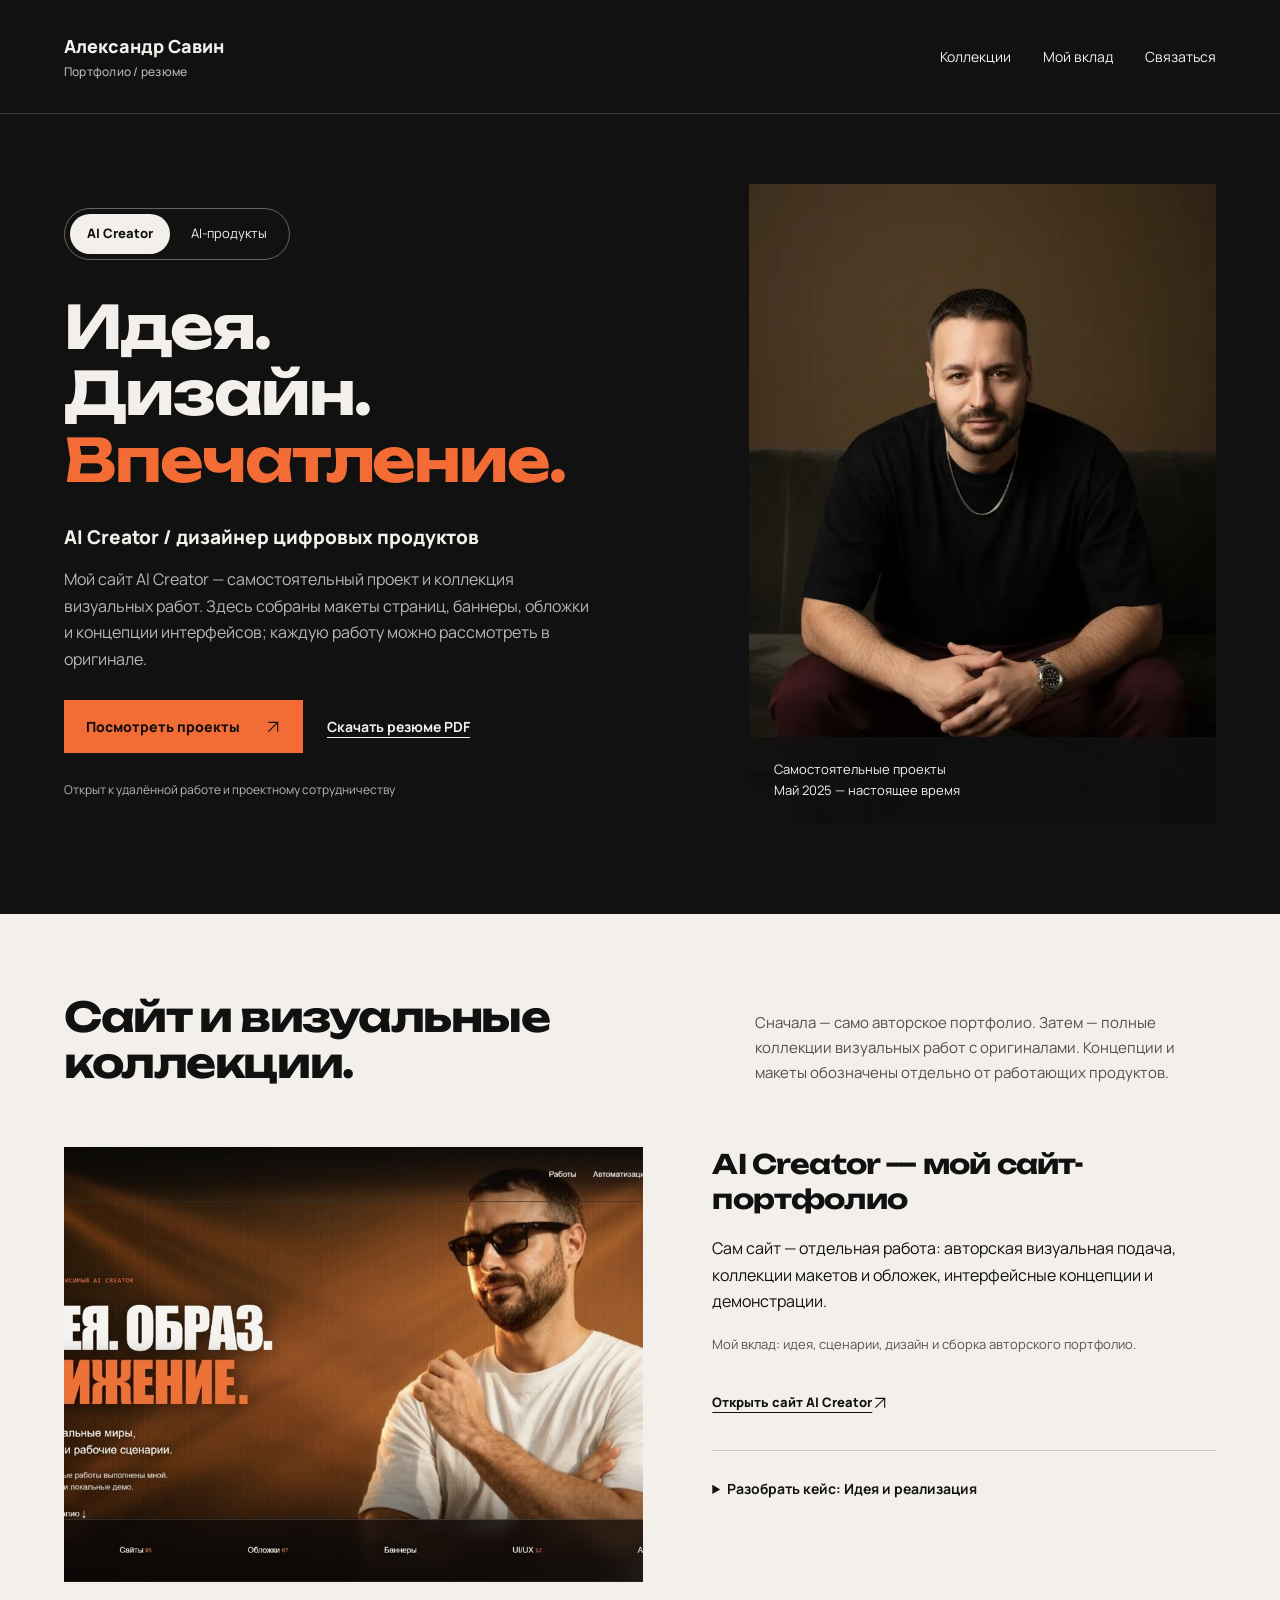
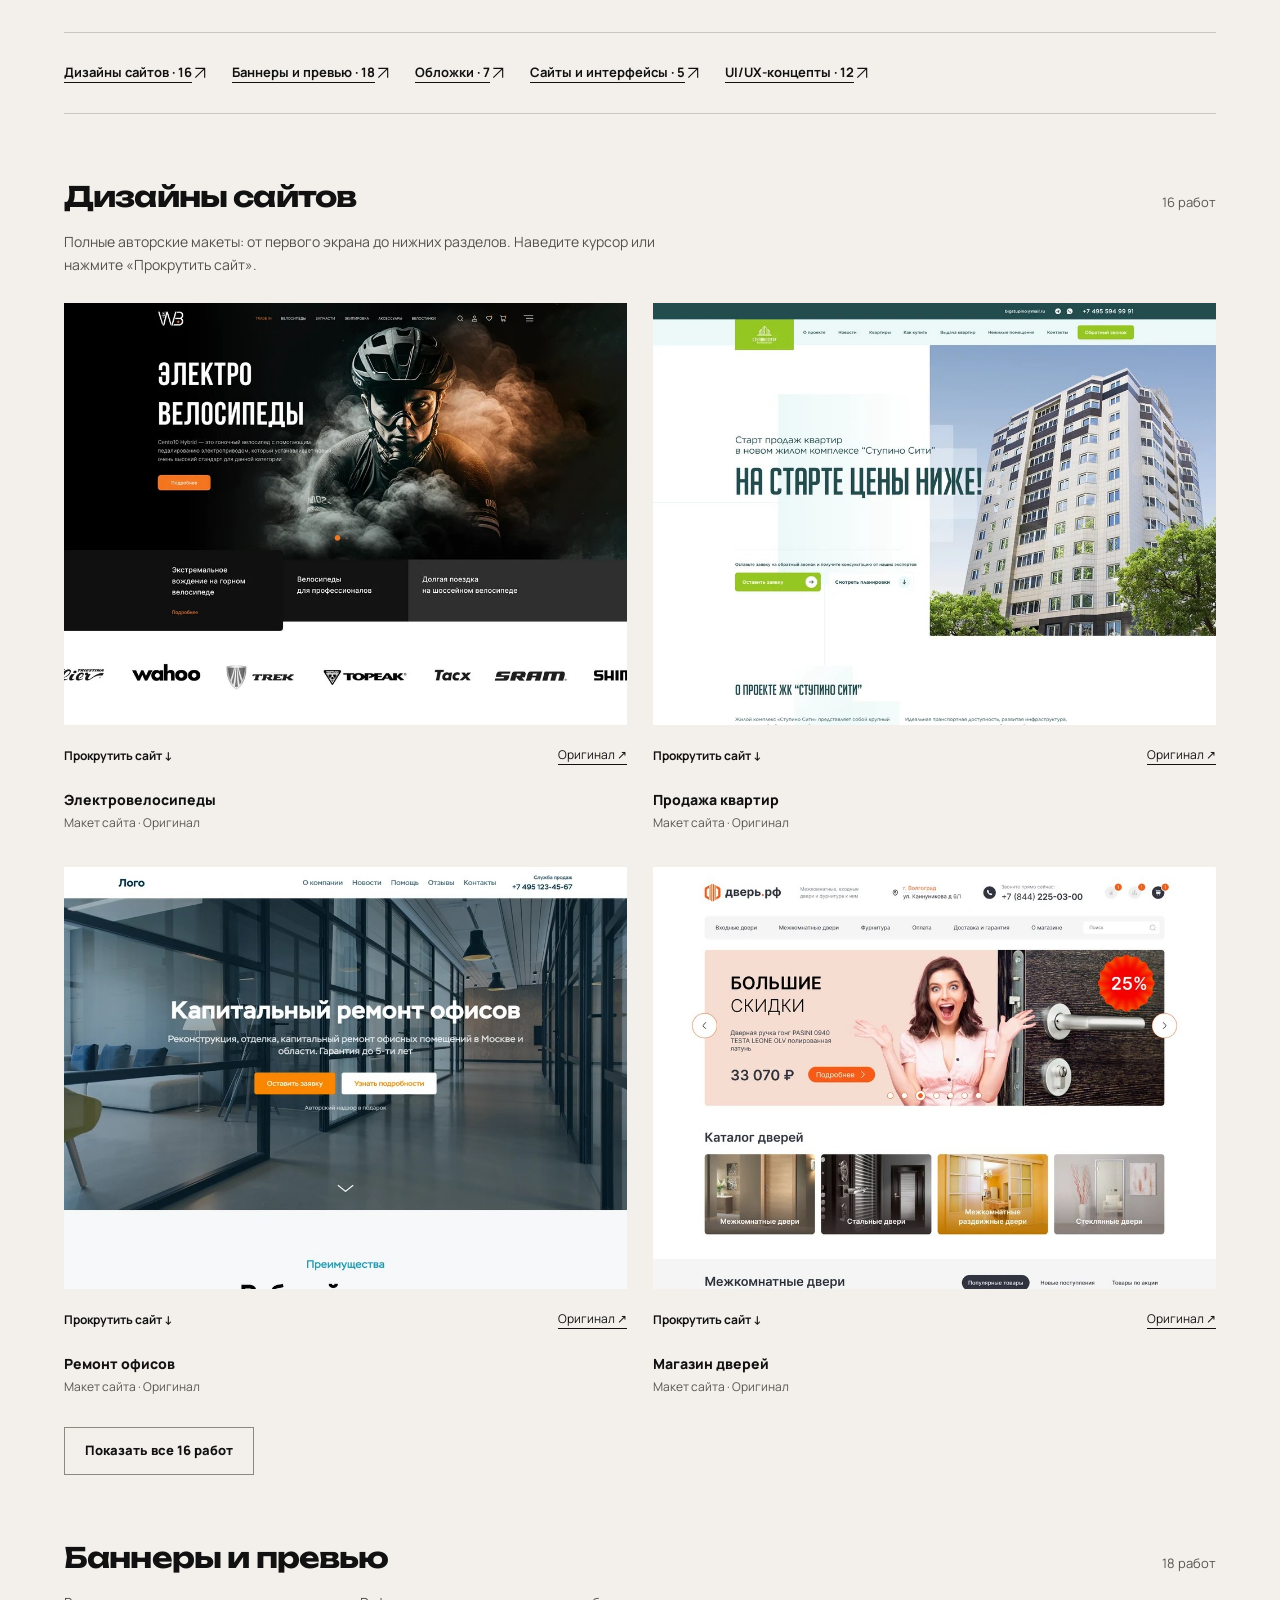
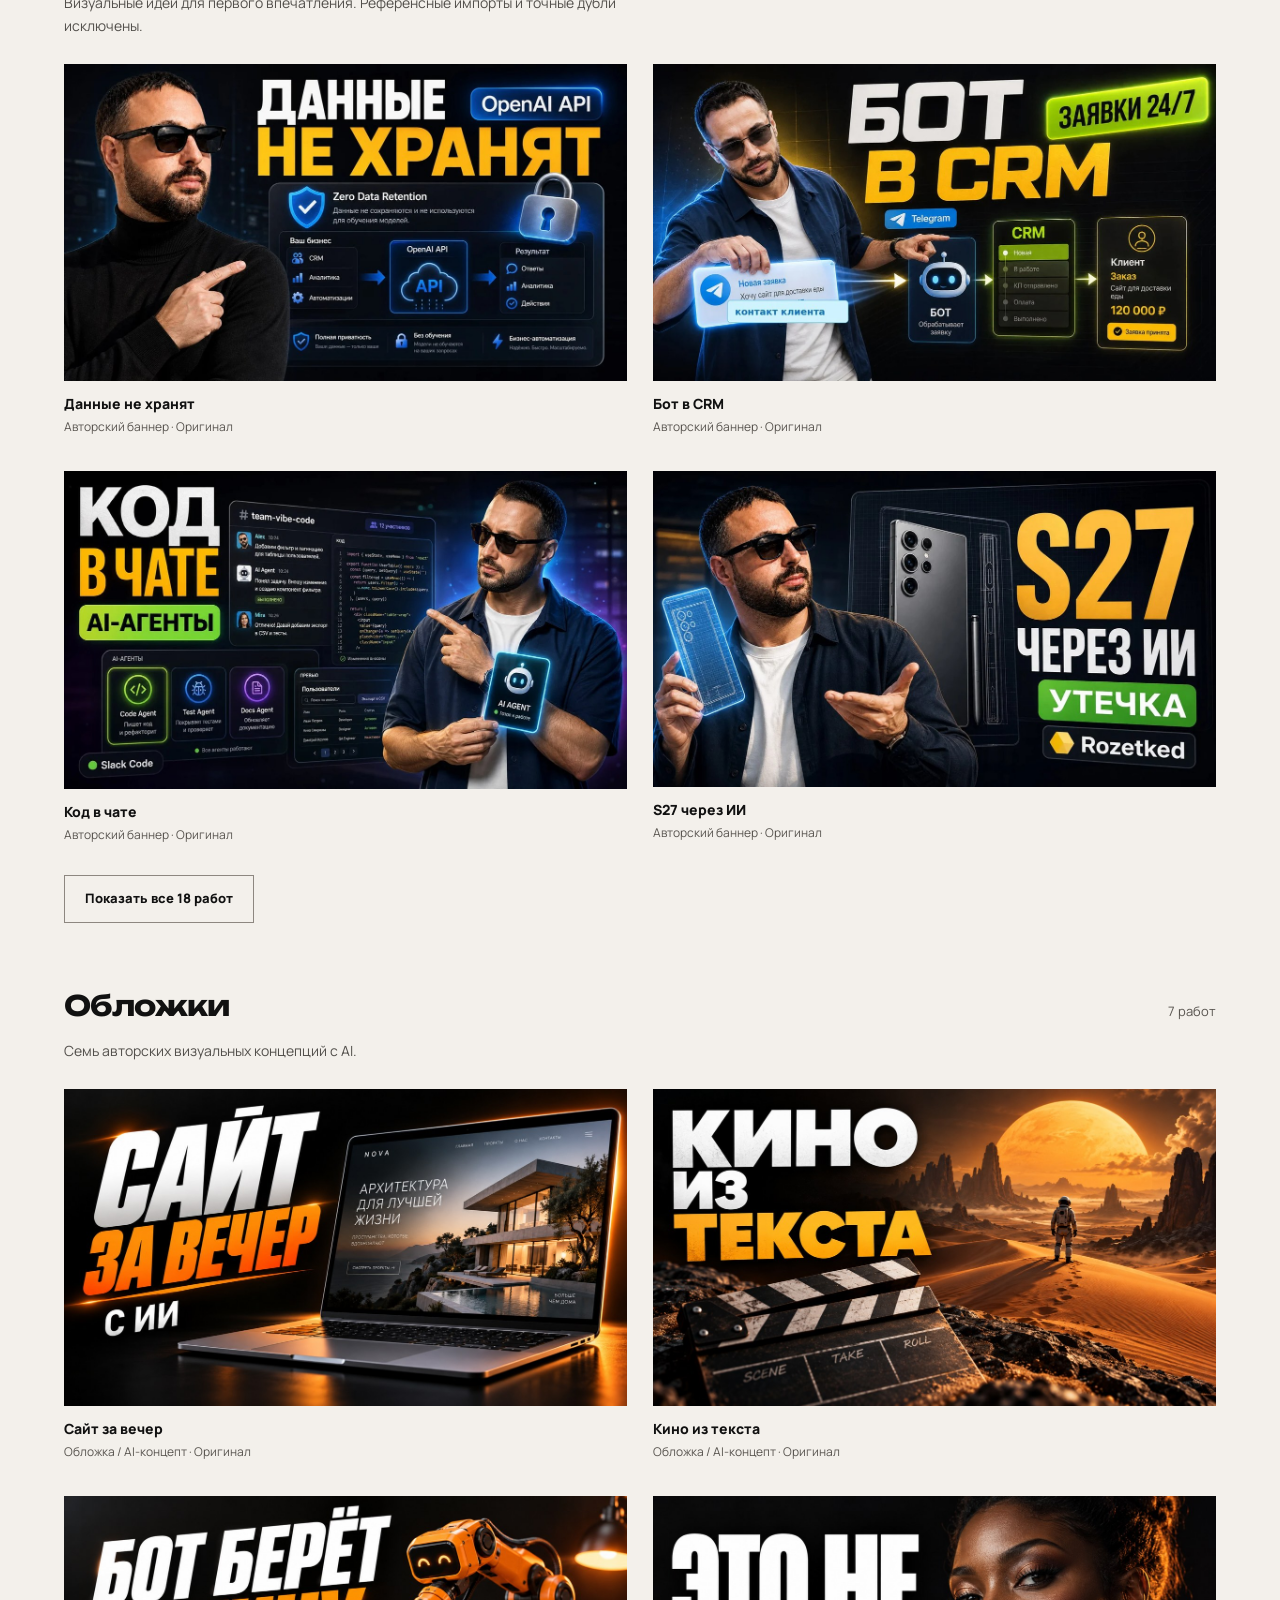
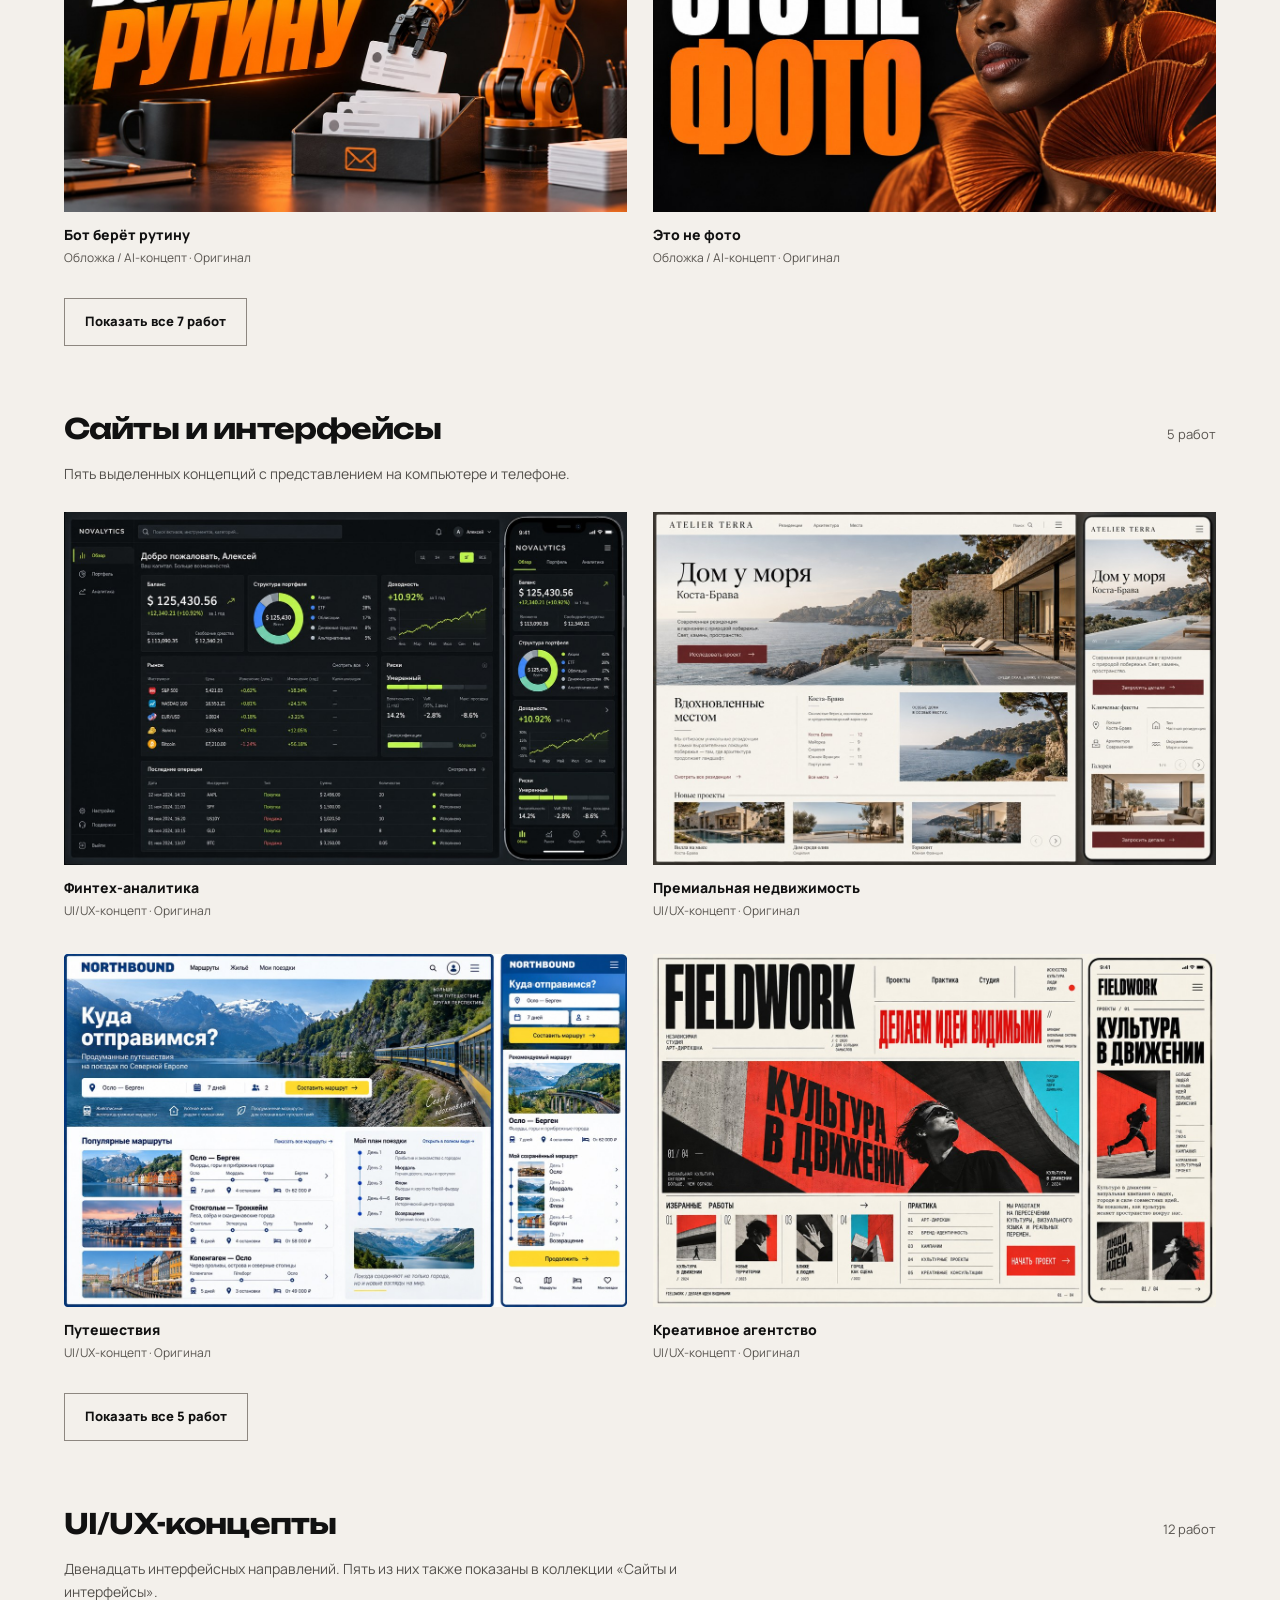
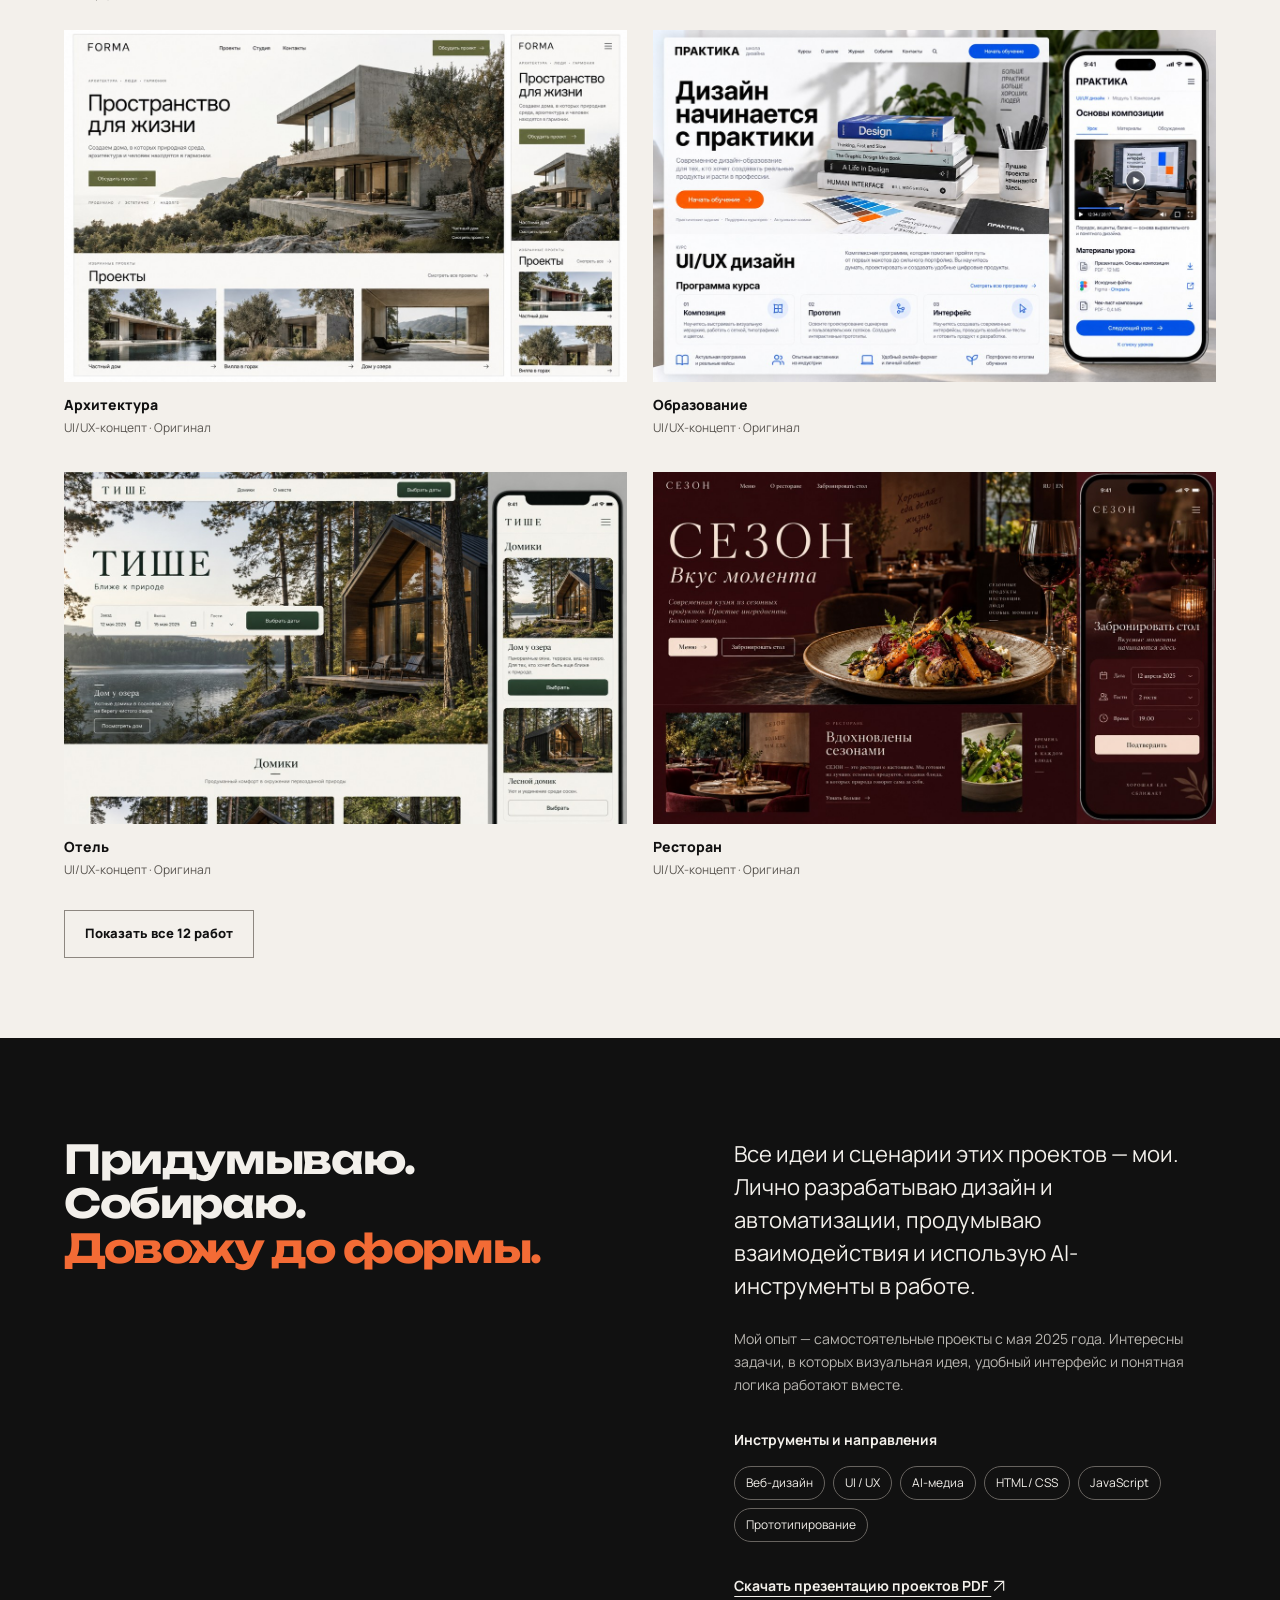
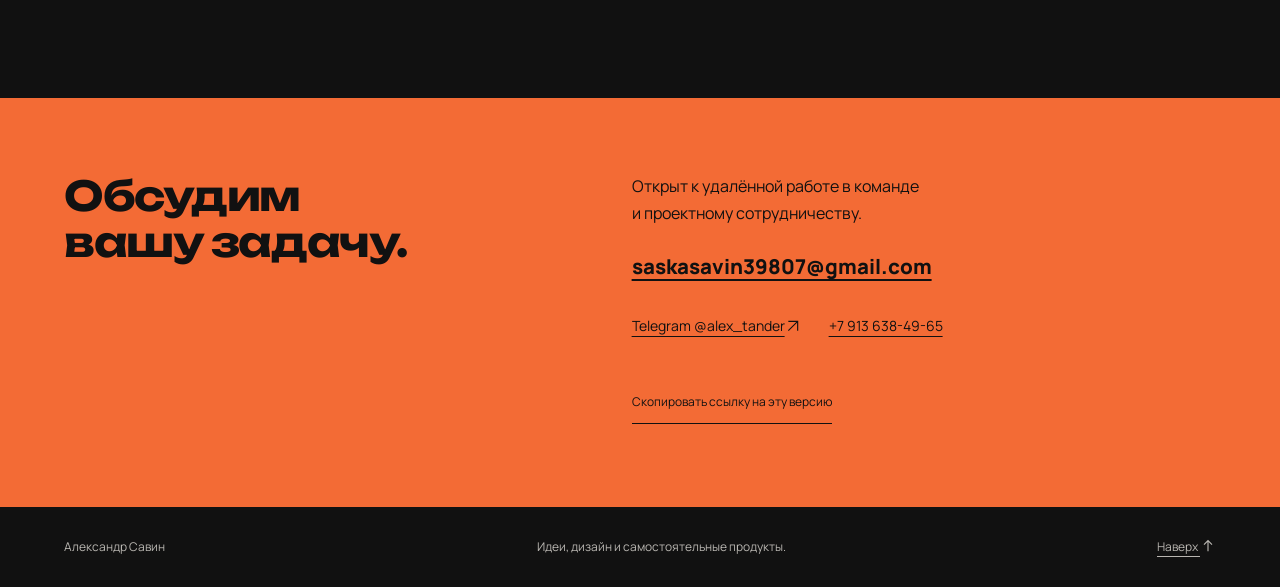
<file: index.html>
<!doctype html>
<html lang="ru"><head><meta charset="utf-8"><meta name="viewport" content="width=device-width,initial-scale=1"><meta name="theme-color" content="#111111"><meta name="description" content="Александр Савин — AI Creator, цифровые продукты и автоматизации. Избранные самостоятельные проекты и контакты."><title>Александр Савин — AI Creator и цифровые продукты</title><link rel="stylesheet" href="styles.css?v=20261013-scroll"><script src="scroll-preview.js?v=20261013" defer></script><script src="app.js?v=20261013-scroll" defer></script></head>
<body><a class="skip" href="#main">К содержанию</a><header class="header"><a class="wordmark" href="#">Александр Савин<span>Портфолио / резюме</span></a><nav aria-label="Основная навигация"><a href="#projects" id="work-nav">Работы</a><a href="#approach">Мой вклад</a><a href="#contact">Связаться</a></nav></header>
<main id="main"><noscript><style>.view-switch,#catalogue{display:none}</style><div class="no-script">Откройте <a href="https://alextander28.github.io/ai-creator-portfolio/site/index.html" target="_blank" rel="noopener noreferrer">полное портфолио AI Creator</a>. Резюме и контакты доступны без JavaScript. <a href="downloads/HH-AI-Creator.pdf" download>Резюме AI Creator PDF</a> <a href="downloads/HH-AI-Products.pdf" download>Резюме AI-продукты PDF</a></div></noscript><section class="hero"><div class="hero-copy"><div class="view-switch" role="group" aria-label="Направление резюме"><a href="?view=creator" data-view="creator" aria-current="page">AI Creator</a><a href="?view=products" data-view="products">AI-продукты</a></div><h1>Идея.<br>Дизайн.<br><span id="hero-word">Впечатление.</span></h1><p class="role" id="role">AI Creator / дизайнер цифровых продуктов</p><p class="hero-description" id="intro">Создаю визуальные концепции, сайты и интерфейсы. Придумываю идею и сценарий, разрабатываю дизайн и превращаю его в работающий цифровой опыт.</p><div class="actions"><a class="button primary" href="#projects">Посмотреть проекты <span aria-hidden="true"><svg class="arrow" viewBox="0 0 24 24" aria-hidden="true"><path d="M5 19 19 5M5 5h14v14"/></svg></span></a><a class="text-link" id="resume" href="downloads/HH-AI-Creator.pdf" download>Скачать резюме PDF</a></div><p class="availability">Открыт к удалённой работе и проектному сотрудничеству</p></div><figure class="portrait"><img src="assets/portrait.jpg" width="720" height="986" alt="Александр Савин — портрет без очков" fetchpriority="high"><figcaption>Самостоятельные проекты<br>Май 2025 — настоящее время</figcaption></figure></section>
<section class="work section" id="projects"><div class="section-heading"><h2 id="work-title">Сайт и визуальные<br>коллекции.</h2><p id="work-intro">Авторское портфолио AI Creator и коллекции работ: макеты, баннеры, обложки и интерфейсные концепции.</p></div><div id="catalogue" aria-busy="true"><p class="catalogue-loading" role="status">Загружаю коллекции работ…</p></div><div id="project-list" hidden>
<article class="project" id="creator" data-project="creator"><div class="project-image"><img src="assets/cover.jpg" width="1672" height="941" loading="lazy" alt="Визуальная работа из портфолио AI Creator"><span>AI-медиа · веб-дизайн</span></div><div class="project-body"><h3>AI Creator</h3><p>Визуальные работы, обложки, сайты и UI-концепции в едином авторском портфолио.</p><p class="contribution">Мой вклад: идеи, сценарии и дизайн.</p><div class="project-actions"><a href="https://alextander28.github.io/ai-creator-portfolio/site/index.html" target="_blank" rel="noopener noreferrer">Открыть портфолио <svg class="arrow" viewBox="0 0 24 24" aria-hidden="true"><path d="M5 19 19 5M5 5h14v14"/></svg></a></div><details id="creator-case"><summary>Разобрать кейс: Идея и реализация</summary><div class="case-copy"><h4>Задача</h4><p>Собрать визуальные эксперименты и цифровые работы в узнаваемую авторскую подачу.</p><h4>Решение</h4><p>Контрастная композиция, крупные изображения и отдельные категории работ помогают оценить визуальный подход.</p><h4>Статус</h4><p>Публичное портфолио. AI-инструменты используются при создании материалов; идеи и сценарии — мои.</p></div></details></div></article>
<article class="project" id="antislop" data-project="antislop"><div class="project-image"><img src="assets/library.jpg" width="1440" height="1000" loading="lazy" alt="Интерфейс библиотеки дизайна Антислоп"><span>Веб-продукт · React / TypeScript</span></div><div class="project-body"><h3>Антислоп</h3><p>Библиотека дизайна: ресурсы, поиск, подборки и подготовка контекста для AI-инструментов.</p><p class="contribution">Мой вклад: концепция, пользовательские сценарии, дизайн и автоматизации.</p><div class="project-actions"><a href="https://antislop-design-library.vercel.app/" target="_blank" rel="noopener noreferrer">Открыть продукт <svg class="arrow" viewBox="0 0 24 24" aria-hidden="true"><path d="M5 19 19 5M5 5h14v14"/></svg></a></div><details id="antislop-case"><summary>Разобрать кейс: От коллекции к инструменту</summary><div class="case-copy"><h4>Задача</h4><p>Сделать сохранённые ссылки и визуальные материалы удобными для повторного использования в проектах.</p><h4>Решение</h4><p>Каталог с поиском, подборками и проектами. Материалы можно собрать в контекст для дальнейшей работы с AI.</p><h4>Статус</h4><p>Публичный самостоятельный продукт с локальным и облачным хранением. Публикация интерфейса не является доказательством коммерческих результатов.</p><img src="assets/builder.jpg" width="1425" height="990" loading="lazy" alt="Рабочий сценарий подготовки материалов в библиотеке"></div></details></div></article>
<article class="project" id="planner" data-project="planner"><div class="project-image"><img src="assets/plan.jpg" width="1489" height="836" loading="lazy" alt="Редактируемый план квартиры в Apartment Studio"><span>Интерактивный 3D · Three.js</span></div><div class="project-body"><h3>3D-планировщик</h3><p>План квартиры, мебель, отделка и освещение — с переходом в 3D и режимом прогулки.</p><p class="contribution">Мой вклад: идея, сценарии редактирования и дизайн интерфейса.</p><div class="project-actions"><span class="status">Локальный прототип</span></div><details id="planner-case"><summary>Разобрать кейс: План → пространство</summary><div class="case-copy"><h4>Задача</h4><p>Дать возможность исследовать варианты квартиры и сохранять редактируемые решения.</p><h4>Решение</h4><p>Работа с мебелью, материалами, светом и инженерными точками. План и 3D-просмотр связаны с режимом прогулки и сохранением вариантов.</p><figure><img src="assets/walk.jpg" width="701" height="844" loading="lazy" alt="3D-просмотр и прогулка по квартире"><figcaption>3D-просмотр прототипа Apartment Studio</figcaption></figure><h4>Статус</h4><p>Локальный прототип. Публичный запуск не подтверждён. Не является строительной документацией.</p></div></details></div></article>
<article class="project" id="stroy" data-project="stroy"><div class="project-image"><img src="assets/stroy.jpg" width="1504" height="844" loading="lazy" alt="СтройПроект — сайт с интерьерной концепцией"><span>Сайт · визуальная история</span></div><div class="project-body"><h3>СтройПроект</h3><p>Интерьерная подача, анимационные сцены и сравнение до/после для строительного сайта.</p><p class="contribution">Мой вклад: идея, сценарий сайта и дизайн.</p><div class="project-actions"><a href="https://alextander28.github.io/stroyproject-site/" target="_blank" rel="noopener noreferrer">Открыть сайт <svg class="arrow" viewBox="0 0 24 24" aria-hidden="true"><path d="M5 19 19 5M5 5h14v14"/></svg></a></div><details id="stroy-case"><summary>Разобрать кейс: Показать пространство</summary><div class="case-copy"><h4>Задача</h4><p>Выстроить понятную визуальную историю услуг и привести посетителя к обращению.</p><h4>Решение</h4><p>Крупные интерьерные сцены, сравнение до/после, ответы на вопросы и демонстрационная форма.</p><h4>Статус</h4><p>Самостоятельный сайт. Интерьерные иллюстрации сгенерированы, форма демонстрационная. Изображения не представлены как выполненные клиентские ремонты.</p></div></details></div></article>
<article class="project" id="intake" data-project="intake"><div class="project-image"><img src="assets/intake.jpg" width="1265" height="712" loading="lazy" alt="Первый экран сайта Заявка в работе"><span>Веб-дизайн · сценарий обращения</span></div><div class="project-body"><h3>Заявка в работе</h3><p>Сайт с короткой формой и подробным брифом — от знакомства до структурированного обращения.</p><p class="contribution">Мой вклад: идея, сценарий, дизайн и автоматизации.</p><div class="project-actions"><a href="https://remont-omsk-intake.vercel.app/#demo" target="_blank" rel="noopener noreferrer">Открыть демонстрацию <svg class="arrow" viewBox="0 0 24 24" aria-hidden="true"><path d="M5 19 19 5M5 5h14v14"/></svg></a></div><details id="intake-case"><summary>Разобрать кейс: Из обращения в процесс</summary><div class="case-copy"><h4>Задача</h4><p>Помочь посетителю сформулировать запрос и подготовить данные для дальнейшей обработки.</p><h4>Решение</h4><p>Короткая форма, подробный бриф и логика передачи данных в Google Sheets, уведомлений в Telegram и работы с файлами.</p><img src="assets/brief.jpg" width="1265" height="712" loading="lazy" alt="Подробный бриф для обращения"><h4>Статус</h4><p>На публичной странице показан демонстрационный путь заявки. Актуальная работа внешних интеграций отдельно не подтверждена.</p></div></details></div></article>
</div><div class="supplement" hidden><h3>Ещё один взгляд на мои работы</h3><p>Devsavin — портфолио и CRM-интерфейс для обращений, статусов и журнала событий поверх Google Sheets.</p><a class="text-link" href="https://devsavincrm.online/" target="_blank" rel="noopener noreferrer">Посмотреть Devsavin <svg class="arrow" viewBox="0 0 24 24" aria-hidden="true"><path d="M5 19 19 5M5 5h14v14"/></svg></a></div></section>
<section class="approach section" id="approach"><h2>Придумываю.<br>Собираю.<br><span>Довожу до формы.</span></h2><div><p class="large-copy">Все идеи и сценарии этих проектов — мои. Лично разрабатываю дизайн и автоматизации, продумываю взаимодействия и использую AI-инструменты в работе.</p><p>Мой опыт — самостоятельные проекты с мая 2025 года. Интересны задачи, в которых визуальная идея, удобный интерфейс и понятная логика работают вместе.</p><h3>Инструменты и направления</h3><ul class="skills" id="skills"><li>Веб-дизайн</li><li>UI / UX</li><li>AI-медиа</li><li>HTML / CSS</li><li>JavaScript</li><li>Прототипирование</li><li>Автоматизации</li></ul><a class="text-link" href="downloads/Alexander-Savin-Portfolio.pdf" download>Скачать презентацию проектов PDF <svg class="arrow" viewBox="0 0 24 24" aria-hidden="true"><path d="M5 19 19 5M5 5h14v14"/></svg></a></div></section>
<section class="contact section" id="contact"><h2>Обсудим<br>вашу задачу.</h2><div><p>Открыт к удалённой работе в команде<br>и проектному сотрудничеству.</p><a class="email" href="mailto:saskasavin39807@gmail.com">saskasavin39807@gmail.com</a><div class="contact-links"><a href="https://t.me/alex_tander" target="_blank" rel="noopener noreferrer">Telegram @alex_tander <svg class="arrow" viewBox="0 0 24 24" aria-hidden="true"><path d="M5 19 19 5M5 5h14v14"/></svg></a><a href="tel:+79136384965">+7 913 638-49-65</a></div><div class="share"><button id="share" type="button">Скопировать ссылку на эту версию</button><span id="share-status" role="status"></span><input id="share-fallback" readonly aria-label="Ссылка на текущую версию" hidden></div></div></section></main><footer><span>Александр Савин</span><span>Идеи, дизайн и самостоятельные продукты.</span><a href="#main">Наверх <svg class="arrow" viewBox="0 0 24 24" aria-hidden="true"><path d="M12 20V4m-6 6 6-6 6 6"/></svg></a></footer></body></html>
</file>
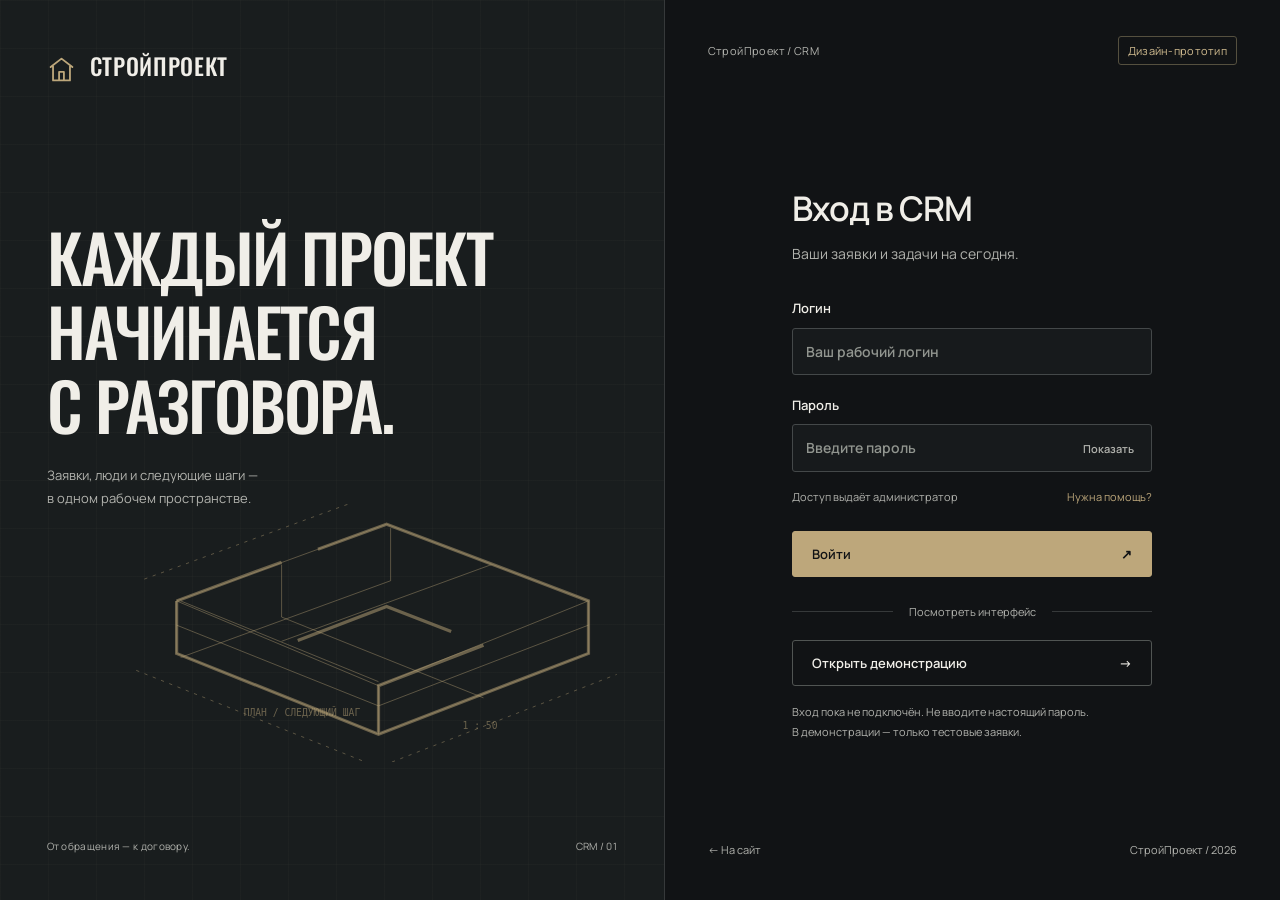
<file: demos/stroy-crm/index.html>
<!doctype html>
<html lang="ru">
<head><meta charset="utf-8"><meta name="viewport" content="width=device-width,initial-scale=1"><meta name="theme-color" content="#111315"><title>СтройПроект · CRM</title><link rel="stylesheet" href="crm.css"><script src="crm.js" defer></script></head>
<body>
<a class="skip" href="#workspace">К рабочему пространству</a>
<section id="login" class="login-screen">
 <div class="login-art"><a class="brand" href="https://alextander28.github.io/stroyproject-site/"><span class="brand-mark">⌂</span> СТРОЙПРОЕКТ</a><div class="art-copy"><span class="eyebrow">Рабочее пространство / Екатеринбург</span><h1>Каждый проект<br>начинается<br>с разговора.</h1><p>Заявки, люди и следующие шаги —<br>в одном рабочем пространстве.</p></div><svg class="blueprint" viewBox="0 0 650 320" aria-hidden="true"><g fill="none" stroke="currentColor" stroke-width="1"><path d="M80 120 340 25 590 120 330 225Z M80 120v65l250 100 260-100v-65 M330 225v60 M80 150l250 100 260-100 M210 75v65l250 100 M470 75 210 170 M345 30v65l-260 95 M85 120l245 100"/><path stroke-width="4" d="m80 120 130-48m45-16 85-31 250 95v65L330 285 80 185v-65m250 165v-60l130-50m-40-17-80-31-110 42"/><path stroke-dasharray="4 7" d="M30 206 330 326 625 211 M40 93 320-10"/></g><g fill="currentColor" font-size="12" font-family="monospace"><text x="163" y="263">ПЛАН / СЛЕДУЮЩИЙ ШАГ</text><text x="434" y="279">1 : 50</text></g></svg><div class="art-foot"><span>От обращения — к договору.</span><span>CRM / 01</span></div></div>
 <div class="login-side"><div class="login-top"><span class="small-brand">СтройПроект / CRM</span><span class="prototype-tag">Дизайн-прототип</span></div><div class="login-content"><span class="eyebrow">Для команды</span><h2>Вход в CRM</h2><p class="subtext">Ваши заявки и задачи на сегодня.</p><form id="login-form"><label>Логин<input name="login" autocomplete="username" placeholder="Ваш рабочий логин" required></label><label>Пароль<span class="password-wrap"><input id="password" name="password" type="password" autocomplete="current-password" placeholder="Введите пароль" required><button id="show-password" type="button" aria-label="Показать пароль" aria-pressed="false">Показать</button></span></label><div class="login-help"><span>Доступ выдаёт администратор</span><button type="button" id="help-login" class="text-button">Нужна помощь?</button></div><button type="submit" class="primary wide">Войти <span>↗</span></button><p id="login-status" class="status-message" role="status"></p></form><div class="demo-divider"><span>Посмотреть интерфейс</span></div><button id="enter-demo" class="secondary wide">Открыть демонстрацию <span>→</span></button><p class="demo-note">Вход пока не подключён. Не вводите настоящий пароль.<br>В демонстрации — только тестовые заявки.</p></div><div class="login-bottom"><a href="https://alextander28.github.io/stroyproject-site/">← На сайт</a><span>СтройПроект / 2026</span></div></div>
</section>
<div id="app" hidden>
 <aside class="sidebar"><a class="brand" href="https://alextander28.github.io/stroyproject-site/"><span class="brand-mark">⌂</span><span>СТРОЙПРОЕКТ<small>РАБОЧЕЕ ПРОСТРАНСТВО</small></span></a><div class="workspace-label">CRM / Команда</div><nav aria-label="Разделы CRM"><button data-page="leads" class="nav-button active"><span class="nav-icon">▤</span>Заявки<span class="nav-count">6</span></button><button data-page="tasks" class="nav-button"><span class="nav-icon">✓</span>Задачи<span class="nav-count">3</span></button><button data-page="settings" class="nav-button"><span class="nav-icon">⚙</span>Подключения</button></nav><div class="sidebar-bottom"><div class="connection"><span class="status-dot"></span>Демонстрационный режим<p>Сайт и Telegram подключим<br>на следующем этапе.</p></div><div class="profile"><span class="avatar">ДМ</span><div>Демо-менеджер<small>Просмотр интерфейса</small></div><button class="logout" aria-label="Выйти из демонстрации">↗</button></div></div></aside>
 <main id="workspace" tabindex="-1"><header class="topbar"><span class="breadcrumb">Рабочее пространство <span>/</span> <strong id="breadcrumb-title">Заявки</strong></span><div class="topbar-right"><span class="prototype-tag">Тестовые данные</span><button class="logout mobile-logout" aria-label="Выйти">Выйти</button><span class="date-label">4 октября 2026</span></div></header><div class="mobile-nav"><button data-page="leads" class="active">Заявки</button><button data-page="tasks">Задачи</button><button data-page="settings">Подключения</button></div>
 <section id="leads-page" class="page"><div class="page-heading"><div><span class="eyebrow">От первого звонка до договора</span><h1>Заявки</h1><p>Держите следующий шаг в поле зрения.</p></div><button id="new-lead" class="primary">＋ Добавить заявку</button></div><div class="summary"><button class="summary-item selected" data-quick="all"><span>Все заявки</span><strong id="total-count">6</strong><small>Тестовый набор</small></button><button class="summary-item" data-quick="Новая"><span>Новые обращения</span><strong id="new-count">2</strong><small>Нужно связаться</small></button><button class="summary-item" data-quick="Замер назначен"><span>Назначенные замеры</span><strong id="measure-count">2</strong><small>Следующий шаг согласован</small></button><button class="summary-item" data-quick="Смета отправлена"><span>Сметы на обсуждении</span><strong id="quote-count">1</strong><small>Ожидаем решение</small></button></div><div class="section-toolbar"><div class="view-switch" role="group" aria-label="Вид заявок"><button id="list-view" class="active" aria-pressed="true">☷ Список</button><button id="board-view" aria-pressed="false">▥ По этапам</button></div><span id="result-count" class="results-count">6 заявок</span><span class="toolbar-spacer"></span><label class="search"><span>⌕</span><input id="search" type="search" aria-label="Найти заявку" placeholder="Имя, объект или номер"></label><label class="filter-label"><span class="sr-only">Фильтр по этапу</span><select id="stage-filter"><option value="all">Все этапы</option><option>Новая</option><option>Связались</option><option>Замер назначен</option><option>Смета отправлена</option><option>Договор</option><option>Отказ</option></select></label></div><div id="lead-list"></div><div id="lead-board" hidden></div><div class="list-foot"><span><span class="status-dot"></span>Все изменения в макете сбрасываются после перезагрузки.</span><span>СТРОЙПРОЕКТ / CRM</span></div></section>
 <section id="tasks-page" class="page" hidden><div class="page-heading"><div><span class="eyebrow">Следующий шаг</span><h1>Задачи</h1><p>Что нужно сделать по текущим обращениям.</p></div></div><div id="task-list"></div></section>
 <section id="settings-page" class="page" hidden><div class="page-heading"><div><span class="eyebrow">Следующий этап разработки</span><h1>Подключения</h1><p>Здесь будет управление источниками заявок и доступом команды.</p></div></div><div class="integration-grid"><article><span class="integration-icon">⌂</span><h2>Форма сайта</h2><p>Заявки из формы попадут в CRM с объектом, площадью и источником обращения.</p><span class="pending">Не подключена</span></article><article><span class="integration-icon">↗</span><h2>Telegram</h2><p>Уведомления в закрытую группу команды со ссылкой на карточку заявки.</p><span class="pending">Не подключён</span></article><article><span class="integration-icon">⊞</span><h2>Вход и доступ</h2><p>Индивидуальные аккаунты, серверная проверка пароля и роли сотрудников.</p><span class="pending">Дизайн готов · сервер позже</span></article></div></section>
 <footer class="workspace-footer">Собственная CRM СтройПроекта <span>Дизайн / первая версия</span></footer></main>
</div>
<dialog id="lead-dialog" class="detail-dialog" aria-labelledby="detail-title"><div class="detail-top"><span id="detail-id" class="eyebrow"></span><button id="close-detail" class="icon-button" aria-label="Закрыть карточку">✕</button></div><div id="detail-content"></div></dialog>
<dialog id="create-dialog" class="create-dialog" aria-labelledby="create-title"><div class="detail-top"><span class="eyebrow">Тестовая заявка</span><button id="close-create" class="icon-button" aria-label="Закрыть">✕</button></div><h2 id="create-title">Добавить заявку</h2><p class="subtext">Для проверки интерфейса. Не вводите реальные контакты.</p><form id="create-form"><label>Имя<input name="name" required maxlength="80" placeholder="Тестовый клиент"></label><label>Объект<select name="property"><option>Новостройка</option><option>Вторичка</option></select></label><label>Площадь, м²<input name="area" type="number" min="1" max="1000" step="0.1" required value="54"></label><button class="primary wide" type="submit">Создать тестовую заявку</button></form></dialog>
<div id="toast" class="toast" role="status" hidden></div>
<noscript>Для интерактивного макета включите JavaScript. Серверный вход пока не подключён.</noscript>
</body></html>
</file>
<file: styles.css>
@font-face{font-family:Manrope;src:url('assets/Manrope-Variable.ttf') format('truetype');font-weight:200 800;font-display:swap}@font-face{font-family:Unbounded;src:url('assets/Unbounded-700.ttf') format('truetype');font-weight:700;font-display:swap}:root{--paper:#f3f0eb;--ink:#111;--orange:#f36b35;--muted:#b9b6b1;--line:#383838}*{box-sizing:border-box}html{scroll-behavior:smooth;scroll-padding-top:32px}body{margin:0;background:var(--ink);color:var(--paper);font:16px/1.65 Manrope,sans-serif}::selection{background:var(--orange);color:var(--ink)}a{color:inherit;text-underline-offset:5px}button,input{font:inherit}button,a{-webkit-tap-highlight-color:transparent}a:focus-visible,button:focus-visible,summary:focus-visible,input:focus-visible{outline:3px solid var(--orange);outline-offset:6px}img{display:block;width:100%;height:auto}h1,h2,h3,h4,p,figure{margin:0}h1,h2{font-family:Unbounded,sans-serif;font-weight:700;letter-spacing:-.035em;line-height:1.12;text-wrap:balance}p{max-width:70ch}button{cursor:pointer}.header,main,footer{max-width:1440px;margin:auto}.header{padding:32px 5%;display:flex;align-items:center;justify-content:space-between;border-bottom:1px solid var(--line)}.wordmark{text-decoration:none;font-weight:800;font-size:18px}.wordmark span{display:block;color:var(--muted);font-size:12px;font-weight:500;letter-spacing:.02em}.header nav{display:flex;gap:32px;font-size:14px}.header nav a{text-decoration:none}.header nav a:hover{color:var(--orange)}.skip{position:absolute;top:-80px;left:20px;z-index:10;padding:12px;background:var(--paper);color:var(--ink)}.skip:focus{top:12px}.hero{display:grid;grid-template-columns:1.32fr 1fr;gap:6%;padding:70px 5% 90px;align-items:center}.view-switch{display:inline-flex;border:1px solid #67635f;padding:5px;gap:4px;margin-bottom:34px;border-radius:40px}.view-switch a{font-size:13px;text-decoration:none;padding:9px 17px;border-radius:30px;transition:background .2s,color .2s}.view-switch a[aria-current=page]{background:var(--paper);color:var(--ink);font-weight:800}.hero h1{font-size:clamp(38px,4.65vw,67px);max-width:14ch}.hero h1 span{color:var(--orange)}.role{margin-top:30px;font-size:19px;font-weight:800;line-height:1.4}.hero-description{color:var(--muted);margin-top:16px;font-size:16px;max-width:53ch}.actions{display:flex;align-items:center;flex-wrap:wrap;gap:24px;margin-top:28px}.button{display:inline-flex;align-items:center;gap:25px;padding:15px 22px;text-decoration:none;font-size:14px;font-weight:800}.primary{background:var(--orange);color:var(--ink)}.primary:hover{background:#ff8657}.text-link{font-size:14px;font-weight:700}.availability{margin-top:27px;font-size:12px;color:var(--muted)}.portrait{position:relative;align-self:stretch;min-height:480px}.portrait img{height:100%;object-fit:cover;object-position:center 28%;max-height:690px}.portrait figcaption{position:absolute;bottom:0;left:0;right:0;padding:22px 25px;background:rgba(17,17,17,.87);font-size:13px;color:var(--paper)}.section{padding:80px 5%}.work{background:var(--paper);color:var(--ink)}.section-heading{display:grid;grid-template-columns:1.3fr 1fr;gap:8%;align-items:end;margin-bottom:62px}.section-heading h2{font-size:clamp(28px,3.2vw,46px)}.section-heading p{font-size:15px;color:#53504c}.project{display:grid;grid-template-columns:1.15fr 1fr;gap:6%;padding:46px 0;border-top:1px solid #c9c5bf;align-items:start}.project-image{position:relative}.project-image>img{aspect-ratio:16/10;object-fit:cover;object-position:top;background:#ddd8d1}.project-image>span{display:block;margin-top:12px;font-size:12px;color:#595550}.project-body h3{font-family:Unbounded,sans-serif;font-size:clamp(23px,2.1vw,31px);letter-spacing:-.03em;line-height:1.3;margin-bottom:18px}.project-body>p{font-size:16px}.project-body .contribution{font-size:13px;color:#595550;margin-top:20px}.project-actions{display:flex;flex-wrap:wrap;gap:14px 24px;margin:25px 0;font-size:13px;font-weight:800}.project-actions a:hover{color:#a0350e}.status{color:#595550;font-weight:500}details{border-top:1px solid #c9c5bf;padding-top:16px}summary{cursor:pointer;font-weight:700;font-size:14px}summary:hover{color:#a0350e}.case-copy{padding-top:18px}.case-copy h4{font-size:13px;margin:24px 0 8px}.case-copy h4:first-child{margin-top:0}.case-copy p{font-size:14px;color:#53504c}.case-copy img{margin-top:22px}.case-copy figcaption{font-size:12px;margin-top:8px;color:#595550}.supplement{margin-top:45px;padding-top:32px;border-top:1px solid #c9c5bf;display:grid;grid-template-columns:1fr 1.2fr;gap:15px 50px}.supplement h3{font-size:23px;line-height:1.4}.supplement p{font-size:14px;color:#53504c}.supplement>a{grid-column:2}.approach{display:grid;grid-template-columns:1.2fr 1fr;gap:8%;padding-top:100px;padding-bottom:100px}.approach h2{font-size:clamp(28px,3.1vw,45px)}.approach h2 span{color:var(--orange)}.large-copy{font-size:22px;line-height:1.5;margin-bottom:24px}.approach p:not(.large-copy){color:var(--muted);font-size:14px}.approach h3{margin:32px 0 15px;font-size:14px}.skills{list-style:none;display:flex;flex-wrap:wrap;gap:8px;margin:0 0 30px;padding:0}.skills li{padding:6px 11px;border:1px solid #67635f;font-size:12px;border-radius:20px}.contact{background:var(--orange);color:var(--ink);display:grid;grid-template-columns:1fr 1.2fr;gap:7%;padding-top:75px;padding-bottom:75px}.contact h2{font-size:clamp(32px,3.2vw,46px)}.contact p{font-size:16px}.email{display:block;font-size:clamp(16px,1.6vw,23px);font-weight:800;margin:24px 0 20px;overflow-wrap:anywhere}.contact-links{display:flex;flex-wrap:wrap;gap:15px 28px;font-size:14px}.share{margin-top:32px}.share button{border:0;border-bottom:1px solid;background:none;color:var(--ink);padding:0;font-size:12px}.share span{display:block;margin-top:8px;font-size:12px}.share input{width:100%;margin-top:10px;padding:10px;color:var(--ink);background:var(--paper);border:1px solid var(--ink);font-size:12px}.contact :focus-visible{outline-color:var(--ink)}footer{padding:30px 5%;display:flex;justify-content:space-between;gap:20px;font-size:12px;color:var(--muted)}body{scrollbar-color:var(--orange) var(--ink)}@media(min-width:1000px){.hero-copy{animation:hero-settle .65s cubic-bezier(.16,1,.3,1)}}@keyframes hero-settle{from{filter:blur(2px);transform:translateY(8px)}to{filter:blur(0);transform:translateY(0)}}@media(max-width:900px){.hero{gap:5%;padding-top:50px}.hero h1{font-size:42px}.portrait{min-height:460px}.role{font-size:16px}.section-heading{gap:5%}.project{gap:5%;grid-template-columns:1fr 1fr}.approach{grid-template-columns:1fr 1fr;gap:5%}.large-copy{font-size:18px}.contact{gap:5%;grid-template-columns:1fr 1.3fr}}@media(max-width:640px){.header{padding:22px 6%;align-items:start}.wordmark{font-size:14px}.header nav{gap:14px;font-size:11px}.header nav a:nth-child(2){display:none}.hero{grid-template-columns:1fr;padding:35px 6% 50px;gap:35px}.hero h1{font-size:clamp(31px,8.5vw,50px)}.view-switch{margin-bottom:25px}.view-switch a{font-size:12px}.hero-description{font-size:15px}.role{font-size:17px}.portrait{min-height:0;max-width:430px}.portrait img{height:420px;object-position:center 25%}.section{padding:50px 6%}.section-heading{grid-template-columns:1fr;gap:24px;margin-bottom:35px}.section-heading h2{font-size:29px}.project{grid-template-columns:1fr;gap:25px;padding:32px 0}.project-image>img{aspect-ratio:16/10}.project-body h3{font-size:26px}.supplement{grid-template-columns:1fr;gap:15px;margin-top:20px}.supplement>a{grid-column:1}.approach{grid-template-columns:1fr;gap:30px}.approach h2{font-size:30px}.contact{grid-template-columns:1fr;gap:30px}.contact h2{font-size:35px}.email{font-size:17px}.contact-links{font-size:13px}footer{padding:25px 6%;flex-wrap:wrap}footer span:nth-child(2){display:none}}@media(prefers-reduced-motion:reduce){html{scroll-behavior:auto}*,*::before,*::after{animation:none!important;transition:none!important}}
.arrow{display:inline-block;width:16px;height:16px;fill:none;stroke:currentColor;stroke-width:1.7;vertical-align:-3px;flex-shrink:0}

.no-script{padding:24px 5%;font-size:14px;border-bottom:1px solid var(--line)}.no-script a{display:inline-block;padding:12px;margin-right:16px}summary{min-height:44px;padding:10px 0}.project-actions a{display:inline-flex;align-items:center;min-height:44px}.share button{min-height:44px}.contact-links a{display:inline-flex;align-items:center;min-height:44px}@media(max-width:640px){.header nav a{display:inline-flex;align-items:center;min-height:44px}.header nav{gap:18px}.text-link{display:inline-flex;align-items:center;min-height:44px}.email{padding:10px 0}.view-switch a{min-height:44px;display:inline-flex;align-items:center}}
[hidden]{display:none!important}.catalogue-loading,.catalogue-error{padding:28px 0}.catalogue-error a{display:inline-flex;align-items:center;min-height:44px;margin-top:16px}.flagship{padding-top:0;border-top:0;padding-bottom:50px}.flagship .project-image>img{aspect-ratio:4/3;object-fit:cover;object-position:top}.collection-nav{display:flex;flex-wrap:wrap;gap:8px 24px;border-block:1px solid #c9c5bf;padding:18px 0;margin:0 0 54px}.collection-nav a{font-size:13px;font-weight:700;min-height:44px;display:inline-flex;align-items:center}.collection{margin-top:64px;scroll-margin-top:32px}.collection-heading{display:flex;justify-content:space-between;align-items:baseline;gap:20px;margin-bottom:14px}.collection-heading h3,.product-group-title{font-family:Unbounded,sans-serif;font-size:clamp(22px,2.2vw,32px);letter-spacing:-.03em;line-height:1.35}.collection-count{font-size:13px;color:#595550;white-space:nowrap}.collection-description{font-size:14px;color:#53504c;margin-bottom:27px;max-width:70ch}.gallery-grid{display:grid;grid-template-columns:repeat(2,minmax(0,1fr));gap:34px 26px}.gallery-item{min-width:0}.gallery-original{display:block;background:#e3dfd8}.gallery-original img{aspect-ratio:auto;height:auto;max-height:none;transition:filter .2s}.gallery-original:hover img{filter:brightness(.94)}.gallery-item figcaption{margin-top:12px}.gallery-title{display:block;font-size:14px;line-height:1.5;font-weight:800;overflow-wrap:anywhere}.gallery-kind{display:block;font-size:12px;color:#595550;margin-top:3px}.gallery-toggle{background:transparent;border:1px solid #8d8780;color:var(--ink);font-size:13px;font-weight:800;padding:12px 20px;min-height:48px;margin-top:30px}.gallery-toggle:hover{background:#e3dfd8}.product-group+.product-group{margin-top:65px}.product-group-title{margin-bottom:26px}.product-title{font-family:Unbounded,sans-serif;font-size:clamp(22px,2.1vw,30px);letter-spacing:-.03em;line-height:1.35;margin-bottom:12px;overflow-wrap:anywhere}.product-status{font-size:12px!important;color:#595550;margin-bottom:15px}.product-text-row{padding:27px 0;border-top:1px solid #c9c5bf}.product-text-row .project-body{max-width:80ch}.product-text-row .product-title{font-size:20px}.project-body{min-width:0}.project-body a{overflow-wrap:anywhere}.work h2{max-width:19ch}@media(max-width:640px){.gallery-grid{gap:28px;grid-template-columns:1fr}.collection{margin-top:45px}.collection-heading{gap:12px;align-items:start}.collection-heading h3{font-size:22px}.collection-count{font-size:12px;padding-top:6px}.gallery-original img{max-height:none}.collection-nav{gap:4px 18px;margin-bottom:35px}.collection-nav a{font-size:12px}.flagship{padding-top:0}.product-group+.product-group{margin-top:45px}.product-title{font-size:24px}.section-heading h2{overflow-wrap:anywhere}.hero-copy,.hero,.header,.contact{min-width:0}.view-switch{max-width:100%}.view-switch a{padding-inline:13px}.header nav{gap:12px}.work h2{font-size:clamp(25px,7.1vw,29px)}}
.mockup-window{aspect-ratio:4/3;overflow:hidden;background:#e3dfd8;position:relative}.mockup-window img{width:100%;height:auto;max-height:none;aspect-ratio:auto;transform-origin:top}.mockup-toolbar{display:flex;justify-content:space-between;align-items:center;gap:12px;flex-wrap:wrap;padding-top:8px}.mockup-play{font:700 12px Manrope,sans-serif;color:var(--ink);background:transparent;border:0;padding:8px 0;min-height:44px;text-align:left}.mockup-play:disabled{cursor:wait;color:#595550}.mockup-toolbar a{font-size:12px;min-height:44px;display:inline-flex;align-items:center}.mockup-manual{overflow-y:auto;overscroll-behavior:contain;touch-action:pan-y}.mockup-window:focus-visible{outline:3px solid var(--orange);outline-offset:4px}.mockup-play:active{opacity:.65}
</file>
<file: demos/stroy-crm/crm.css>
@font-face{font-family:Manrope;src:url('../assets/fonts/manrope-400.woff2');font-weight:400;font-display:swap}@font-face{font-family:Manrope;src:url('../assets/fonts/manrope-600.woff2');font-weight:600;font-display:swap}@font-face{font-family:Manrope;src:url('../assets/fonts/manrope-700.woff2');font-weight:700;font-display:swap}@font-face{font-family:Oswald;src:url('../assets/fonts/oswald-500.woff2');font-weight:500;font-display:swap}
:root{color-scheme:dark;--bg:#111315;--surface:#1b1e20;--surface-2:#232629;--ink:#f0eee8;--muted:#b2b3ae;--accent:#bda77b;--line:#36393a;--green:#a8c8b7;--blue:#b0c3dc;--warning:#dec18e;--error:#edabab}*{box-sizing:border-box}body{margin:0;background:var(--bg);color:var(--ink);font:14px/1.55 Manrope,sans-serif}button,input,select,textarea{font:inherit}button,a,input,select,textarea{-webkit-tap-highlight-color:transparent}button{cursor:pointer}button{color:inherit}a{color:inherit;text-decoration:none}a:hover{text-decoration:underline}h1,h2,h3,p{margin-top:0}button:focus-visible,a:focus-visible,input:focus-visible,select:focus-visible,textarea:focus-visible{outline:2px solid var(--accent);outline-offset:4px}button:disabled{opacity:.5;cursor:wait}[hidden]{display:none!important}.skip{position:fixed;top:-100px;left:16px;z-index:100;background:var(--accent);color:var(--bg);padding:10px}.skip:focus{top:10px}.sr-only{position:absolute;width:1px;height:1px;overflow:hidden;clip-path:inset(50%)}.eyebrow{font-size:10px;letter-spacing:.14em;text-transform:uppercase;color:var(--accent);font-weight:600}.brand{display:flex;align-items:center;gap:14px;font-family:Oswald,sans-serif;font-size:23px;letter-spacing:.03em}.brand-mark{color:var(--accent);font:42px/1 Arial;font-weight:300}.brand small{display:block;font:8px Manrope,sans-serif;letter-spacing:.15em;margin-top:5px;color:var(--muted)}.primary,.secondary{min-height:46px;border:1px solid var(--accent);padding:12px 19px;border-radius:3px;display:inline-flex;align-items:center;justify-content:center;gap:20px;font-weight:600;font-size:12px;transition:background .18s,color .18s}.primary{background:var(--accent);color:#111315}.primary:hover{background:#d2bf97;border-color:#d2bf97}.secondary{background:transparent;color:var(--ink);border-color:#515553}.secondary:hover{background:var(--surface-2)}.wide{width:100%;justify-content:space-between}.text-button{border:0;background:none;color:var(--accent);padding:0;font-size:11px}.text-button:hover{text-decoration:underline}.prototype-tag{font-size:10px;letter-spacing:.025em;border:1px solid #55503f;color:#d2bd91;padding:5px 9px;border-radius:3px;white-space:nowrap}.status-dot{width:5px;height:5px;display:inline-block;background:var(--accent);border-radius:50%;margin-right:7px}
.login-screen{min-height:100svh;display:grid;grid-template-columns:1.08fr 1fr}.login-art{position:relative;background:#191d1e;padding:46px 7%;overflow:hidden;border-right:1px solid var(--line);display:flex;flex-direction:column;min-height:720px}.login-art:before{content:'';position:absolute;inset:0;background-image:linear-gradient(#a89a7d09 1px,transparent 1px),linear-gradient(90deg,#a89a7d09 1px,transparent 1px);background-size:48px 48px;pointer-events:none}.login-art>*{position:relative}.art-copy{margin-top:110px;z-index:1}.art-copy h1{font-family:Oswald,sans-serif;text-transform:uppercase;font-size:66px;font-weight:500;line-height:1.12;letter-spacing:-.03em;margin:22px 0}.art-copy p{color:var(--muted);font-size:13px;line-height:1.8}.blueprint{width:92%;max-width:610px;color:#bda77b80;align-self:end;margin:-20px -20px 0 0}.art-foot{display:flex;justify-content:space-between;font-size:10px;color:var(--muted);margin-top:auto;padding-top:30px;letter-spacing:.03em}.login-side{padding:36px 7%;display:flex;flex-direction:column}.login-top,.login-bottom{display:flex;align-items:center;justify-content:space-between;gap:10px;color:var(--muted);font-size:10px}.small-brand{letter-spacing:.035em}.login-content{max-width:360px;width:100%;margin:auto; padding:68px 0}.login-content h2{font-size:34px;font-weight:600;letter-spacing:-.045em;margin:18px 0 8px}.subtext{color:var(--muted);font-size:12px;margin-bottom:34px}form label{display:block;font-size:11px;font-weight:600;margin-bottom:20px}input,select,textarea{color:var(--ink);background:#171a1c;border:1px solid #444849;border-radius:3px;min-width:0}form input,form select,form textarea{display:block;width:100%;margin-top:9px;min-height:47px;padding:12px 13px;font-size:12px}input::placeholder,textarea::placeholder{color:#91958f;opacity:1}.password-wrap{position:relative;display:block}.password-wrap input{padding-right:83px}.password-wrap button{position:absolute;right:12px;top:0;height:100%;font-size:10px;background:none;border:0;color:var(--muted)}.login-help{display:flex;justify-content:space-between;gap:10px;font-size:10px;color:var(--muted);margin:-4px 0 26px}.status-message{font-size:11px;color:var(--warning);margin:12px 0;min-height:0}.status-message:empty{display:none}.demo-divider{display:flex;align-items:center;gap:16px;color:var(--muted);font-size:10px;margin:26px 0 20px}.demo-divider:before,.demo-divider:after{content:'';height:1px;background:var(--line);flex:1}.demo-note{font-size:10px;color:var(--muted);line-height:1.8;margin:16px 0 0}.login-bottom{padding-bottom:6px}
#app{display:grid;grid-template-columns:230px minmax(0,1fr);min-height:100svh}.sidebar{padding:32px 20px 0;border-right:1px solid var(--line);display:flex;flex-direction:column;position:sticky;top:0;height:100svh;background:#151719}.sidebar .brand{font-size:19px;gap:10px}.sidebar .brand-mark{font-size:34px}.workspace-label{font-size:9px;color:var(--muted);letter-spacing:.11em;text-transform:uppercase;margin:53px 12px 17px}.nav-button{width:100%;display:flex;align-items:center;gap:12px;border:0;border-radius:3px;background:none;min-height:45px;padding:12px;font-size:12px;color:var(--muted);margin-bottom:6px;text-align:left}.nav-button:hover{background:#242729;color:var(--ink)}.nav-button.active{background:#bda77b18;color:#e0cda5;border:1px solid #bda77b39;padding:11px}.nav-icon{font-size:17px;width:19px;text-align:center}.nav-count{margin-left:auto;font-size:10px;color:var(--muted)}.sidebar-bottom{margin-top:auto}.connection{font-size:9px;color:var(--accent);padding:24px 12px}.connection p{color:var(--muted);line-height:1.8;font-size:9px;margin:10px 0 0}.profile{display:flex;align-items:center;gap:9px;margin:0 -20px;padding:21px 16px;border-top:1px solid var(--line);font-size:10px}.avatar{display:inline-flex;align-items:center;justify-content:center;background:#2f302c;color:#d7c8a9;border:1px solid #555044;border-radius:50%;width:33px;height:33px;flex-shrink:0;font-size:10px;font-weight:600}.profile small{display:block;color:var(--muted);font-size:8px;margin-top:3px}.logout{border:0;background:none;font-size:16px;padding:7px;color:var(--muted);margin-left:auto}.logout:hover{color:var(--ink)}#workspace{min-width:0;display:flex;flex-direction:column;outline:none}.topbar{height:80px;border-bottom:1px solid var(--line);display:flex;align-items:center;justify-content:space-between;padding:0 38px;gap:15px}.breadcrumb{font-size:10px;color:var(--muted)}.breadcrumb span{margin:0 14px;color:#696c66}.breadcrumb strong{font-weight:400;color:var(--ink)}.topbar-right{display:flex;align-items:center;gap:25px}.date-label{color:var(--muted);font-size:10px}.mobile-logout,.mobile-nav{display:none}.page{padding:38px 38px 24px;flex:1}.page-heading{display:flex;justify-content:space-between;align-items:center;gap:18px;margin-bottom:30px}.page-heading h1{font:500 42px/1.2 Oswald,sans-serif;text-transform:uppercase;letter-spacing:-.01em;margin:10px 0 8px}.page-heading p{font-size:11px;color:var(--muted);margin-bottom:0}.summary{display:grid;grid-template-columns:repeat(4,minmax(0,1fr));margin-bottom:35px;border-block:1px solid var(--line)}.summary-item{padding:24px 22px 22px 0;background:none;border:0;text-align:left;position:relative}.summary-item+ .summary-item{padding-left:22px;border-left:1px solid var(--line)}.summary-item:hover{background:#ffffff03}.summary-item span{display:block;font-size:10px;color:var(--muted)}.summary-item strong{font-size:30px;display:block;font-weight:400;margin:8px 0 4px;font-variant-numeric:tabular-nums}.summary-item small{font-size:9px;color:var(--muted)}.summary-item.selected:after{content:'';position:absolute;bottom:-1px;left:0;right:0;height:2px;background:var(--accent)}.section-toolbar{display:flex;align-items:center;gap:16px;margin-bottom:18px;flex-wrap:wrap}.view-switch{display:flex;padding:3px;border:1px solid var(--line);border-radius:4px;background:#171a1c}.view-switch button{border:0;background:none;padding:7px 12px;color:var(--muted);font-size:10px;border-radius:2px;min-height:31px}.view-switch button.active{background:#343735;color:var(--ink)}.results-count{font-size:10px;color:var(--muted)}.toolbar-spacer{flex:1}.search{display:flex;align-items:center;gap:9px;border:1px solid var(--line);border-radius:3px;padding:0 11px;background:#171a1c;height:39px}.search span{font-size:21px;color:var(--muted)}.search input{border:0;background:none;font-size:10px;width:155px;min-height:30px;outline-offset:0}.filter-label select{height:39px;padding:0 28px 0 12px;border-color:var(--line);font-size:10px;max-width:180px}.lead-table{width:100%;border-collapse:collapse;text-align:left;font-size:11px}.lead-table th{font-size:9px;color:var(--muted);font-weight:400;background:#1a1d1f;padding:13px 14px;border-block:1px solid var(--line);white-space:nowrap}.lead-table td{padding:21px 14px;border-bottom:1px solid var(--line);vertical-align:middle}.lead-table tbody tr:hover{background:#ffffff03}.lead-name{background:none;border:0;padding:0;text-align:left;color:var(--ink);font-size:12px;font-weight:600;text-decoration:underline;text-decoration-color:transparent;text-underline-offset:4px}.lead-name:hover{text-decoration-color:var(--accent)}.cell-sub{display:block;color:var(--muted);font-size:9px;margin-top:6px}.table-id{color:var(--muted);font-size:9px}.badge{display:inline-flex;align-items:center;gap:5px;white-space:nowrap;padding:4px 7px;font-size:9px;border:1px solid currentColor;border-radius:3px}.badge:before{content:'';width:4px;height:4px;background:currentColor;border-radius:50%}.stage-new{color:#dfc99e;background:#bda77b0b}.stage-contact{color:var(--blue);background:#b0c3dc09}.stage-measure{color:var(--green);background:#a8c8b709}.stage-quote{color:#c9b6db;background:#c9b6db09}.stage-deal{color:#b6d5b0}.stage-refused{color:var(--error)}.next-step{font-size:10px}.next-step.due{color:var(--warning)}.owner{display:flex;align-items:center;gap:7px;color:var(--muted);font-size:10px}.owner .avatar{width:25px;height:25px;font-size:8px}.row-arrow{color:var(--accent);font-size:18px;background:none;border:0;padding:8px;min-width:34px}.list-foot{display:flex;justify-content:space-between;gap:20px;color:var(--muted);font-size:9px;margin-top:23px}.list-foot>span:last-child{font-size:8px;letter-spacing:.12em}.workspace-footer{display:flex;justify-content:space-between;color:var(--muted);font-size:9px;padding:20px 38px;border-top:1px solid var(--line)}.empty-state{padding:65px 24px;text-align:center;border:1px dashed var(--line)}.empty-state h2{font-size:20px}.empty-state p{color:var(--muted);font-size:12px}.empty-state button{margin-top:15px}.board-grid{display:grid;grid-template-columns:repeat(3,minmax(0,1fr));gap:17px}.board-column{background:#171a1c;border:1px solid var(--line);padding:14px;min-height:130px;border-radius:3px}.board-heading{font-size:10px;display:flex;justify-content:space-between;color:var(--muted);margin-bottom:18px}.board-card{background:var(--surface-2);border:1px solid #424542;border-radius:3px;padding:16px;margin-bottom:12px}.board-card .lead-name{display:block;margin-bottom:10px}.board-card p{font-size:10px;color:var(--muted);margin-bottom:14px}.board-card .next-step{border-top:1px solid #454843;padding-top:12px;display:block}.task-card{display:flex;align-items:center;gap:20px;border-bottom:1px solid var(--line);padding:23px 18px;background:#171a1c}.task-card .task-marker{color:var(--accent);font-size:25px}.task-card strong{font-size:13px;display:block}.task-card p{color:var(--muted);font-size:11px;margin:6px 0 0}.task-card .secondary{margin-left:auto}.integration-grid{display:grid;grid-template-columns:repeat(3,minmax(0,1fr));gap:20px}.integration-grid article{background:var(--surface);border:1px solid var(--line);padding:26px;border-radius:3px}.integration-icon{font-size:32px;color:var(--accent)}.integration-grid h2{font-size:18px;margin-top:28px}.integration-grid p{font-size:12px;color:var(--muted);line-height:1.8}.pending{display:block;margin-top:25px;color:var(--accent);font-size:10px}
dialog{color:var(--ink);background:var(--surface);border:1px solid #484b48;max-height:100svh}dialog::backdrop{background:#0009;backdrop-filter:blur(2px)}.detail-dialog{margin:0 0 0 auto;inset:0;width:540px;max-width:100%;height:100svh;max-height:100svh;padding:28px 32px;border-radius:0;border-right:0;border-top:0;border-bottom:0;overflow:auto}.detail-top{display:flex;align-items:center;justify-content:space-between;margin-bottom:30px}.icon-button{border:1px solid var(--line);background:transparent;border-radius:3px;padding:8px;min-width:36px;min-height:36px;color:var(--muted)}.icon-button:hover{background:var(--surface-2);color:var(--ink)}.detail-dialog h2{font-size:30px;letter-spacing:-.025em;margin:15px 0 8px}.detail-property{color:var(--muted);font-size:12px;margin-bottom:25px}.detail-summary{display:grid;grid-template-columns:1fr 1fr;gap:18px;padding:22px 0;border-block:1px solid var(--line);margin:25px 0}.detail-summary dt{color:var(--muted);font-size:10px;margin-bottom:6px}.detail-summary dd{margin:0;font-size:12px}.detail-block{margin:28px 0}.detail-block h3{font-size:12px;margin-bottom:13px}.detail-block p{font-size:12px;color:var(--muted);line-height:1.8}.detail-block select{width:100%;padding:11px;font-size:12px}.detail-block textarea{width:100%;min-height:82px;resize:vertical;padding:12px;font-size:12px}.detail-block label{font-size:10px;color:var(--muted);display:block;margin-bottom:7px}.detail-block input{width:100%;padding:11px;font-size:12px;margin-bottom:12px}.timeline{list-style:none;padding:0;margin:0;border-left:1px solid #535344}.timeline li{position:relative;padding:0 0 22px 19px;font-size:11px}.timeline li:before{position:absolute;content:'';width:5px;height:5px;border-radius:50%;background:var(--accent);left:-3px;top:6px}.timeline small{display:block;color:var(--muted);font-size:9px;margin-bottom:5px}.detail-hint{border-top:1px solid var(--line);padding-top:18px;font-size:10px;color:var(--muted)}.create-dialog{width:430px;max-width:calc(100vw - 24px);border-radius:5px;padding:28px}.create-dialog h2{font-size:25px}.create-dialog .detail-top{margin-bottom:20px}.toast{position:fixed;bottom:25px;left:50%;transform:translateX(-50%);max-width:calc(100vw - 30px);padding:13px 20px;background:#e0cfac;color:#151719;font-size:12px;z-index:100;border:1px solid #bda77b;border-radius:4px}
@media(min-width:1600px){.page{max-width:1500px;width:100%;margin:0 auto}.login-art{padding-inline:10%}.art-copy h1{font-size:76px}.blueprint{margin-top:20px}}
@media(max-width:1150px){#app{grid-template-columns:195px minmax(0,1fr)}.sidebar{padding-inline:15px}.sidebar .brand{font-size:16px}.sidebar .brand-mark{font-size:29px}.profile{margin-inline:-15px;padding-inline:12px}.page{padding:28px 24px}.topbar{padding-inline:24px}.lead-table th,.lead-table td{padding-inline:8px}.lead-table .owner-column{display:none}.search input{width:130px}.summary-item span{font-size:9px}.summary-item+ .summary-item{padding-left:15px}.summary-item{padding-right:12px}.date-label{display:none}.art-copy h1{font-size:54px}.art-copy{margin-top:80px}.login-art{min-height:680px}.login-top .small-brand{display:none}}
@media(max-width:800px){#app{grid-template-columns:minmax(0,1fr)}.sidebar{display:none}.topbar{height:64px;padding-inline:20px}.mobile-logout{display:block;font-size:10px;padding:5px}.topbar-right{gap:8px}.mobile-nav{display:flex;gap:8px;border-bottom:1px solid var(--line);padding:10px 20px}.mobile-nav button{background:none;border:0;color:var(--muted);padding:9px 13px;font-size:11px}.mobile-nav button.active{background:#bda77b18;color:var(--accent);border-radius:3px}.page{padding:28px 20px}.page-heading h1{font-size:36px}.summary-item small{display:none}.summary-item{padding-block:19px}.summary-item strong{font-size:26px}.section-toolbar{gap:12px}.toolbar-spacer{display:none}.search{margin-left:auto}.board-grid{grid-template-columns:repeat(2,minmax(0,1fr))}.integration-grid{grid-template-columns:1fr}.login-screen{grid-template-columns:.8fr 1fr}.login-art{padding:32px 25px}.art-copy h1{font-size:42px}.art-copy .eyebrow{font-size:8px}.art-copy p{font-size:11px}.login-side{padding:28px 24px}.login-content{padding-block:50px}.brand{font-size:21px}.blueprint{width:125%;margin:50px -40px 0 0}.art-foot span:last-child{display:none}}
@media(max-width:580px){.login-screen{display:block}.login-art{min-height:0;padding:24px;border-right:0;border-bottom:1px solid var(--line)}.login-art .brand{font-size:19px}.login-art .brand-mark{font-size:28px}.art-copy,.blueprint,.art-foot{display:none}.login-side{padding:22px 24px 25px;min-height:calc(100svh - 78px)}.login-content{padding:42px 0}.login-top{justify-content:flex-end}.login-content h2{font-size:32px}.login-bottom{font-size:9px}.page-heading{align-items:flex-start;margin-bottom:25px}.page-heading .primary{font-size:10px;padding:10px 12px;min-height:38px;white-space:nowrap;margin-top:24px}.page-heading .eyebrow{font-size:8px}.page-heading p{font-size:10px;max-width:20ch}.page-heading h1{font-size:34px}.summary{grid-template-columns:repeat(2,minmax(0,1fr));margin-bottom:25px}.summary-item:nth-child(3){border-left:0;padding-left:0;border-top:1px solid var(--line)}.summary-item:nth-child(4){border-top:1px solid var(--line)}.summary-item.selected:after{height:1px}.section-toolbar{gap:10px}.view-switch{flex:1}.view-switch button{padding-inline:10px}.results-count{font-size:9px}.search{width:100%;margin:4px 0 0;flex:1 1 52%}.search input{width:100%}.filter-label{flex:1 1 40%}.filter-label select{width:100%;max-width:none}.lead-table,.lead-table tbody{display:block;width:100%}.lead-table thead{display:none}.lead-table tr{display:grid;grid-template-columns:1fr auto;gap:12px;background:#1a1d1f;border:1px solid var(--line);border-radius:3px;margin-bottom:12px;padding:17px}.lead-table td{display:block;padding:0;border:0}.lead-table td.id-column{grid-column:1/-1}.lead-table td.client-column{grid-column:1}.lead-table td.property-column{grid-column:1}.lead-table td.stage-column{grid-column:2;grid-row:2}.lead-table td.step-column{grid-column:1;grid-row:4}.lead-table td.arrow-column{grid-column:2;grid-row:4;align-self:end}.lead-table .owner-column{display:none}.lead-name{font-size:14px}.cell-sub{font-size:10px;margin-top:3px}.table-id{font-size:9px}.next-step{font-size:11px}.row-arrow{padding:3px;min-height:32px}.list-foot{font-size:9px;line-height:1.8}.list-foot>span:last-child{display:none}.workspace-footer{padding:20px;font-size:8px;gap:15px}.breadcrumb{font-size:9px}.breadcrumb span{margin:0 8px}.topbar .prototype-tag{font-size:8px;padding:4px 6px}.board-grid{grid-template-columns:1fr}.task-card{gap:12px;padding:20px 12px;flex-wrap:wrap}.task-card .secondary{margin-left:36px;min-height:35px;font-size:10px}.detail-dialog{padding:22px}.detail-dialog h2{font-size:26px}.detail-summary{gap:16px}.detail-summary dd{font-size:11px}.toast{font-size:11px;width:max-content}.integration-grid h2{font-size:19px}}
@media(prefers-reduced-motion:reduce){.primary,.secondary{transition:none}dialog::backdrop{backdrop-filter:none}}
/* Readability pass for an everyday working interface. */
.login-content h2{letter-spacing:-.03em}.login-art .eyebrow,.login-content>.eyebrow,.page-heading .eyebrow{display:none}
.login-art .brand-mark svg,.sidebar .brand-mark svg{width:29px;height:29px}.ui-icon{width:17px;height:17px;display:inline-block;vertical-align:middle;flex-shrink:0;stroke:currentColor;fill:none;stroke-width:1.5;stroke-linecap:round;stroke-linejoin:round}.brand-mark .ui-icon{width:29px;height:29px}.nav-icon{display:flex;align-items:center;justify-content:center}.row-arrow .ui-icon{width:18px;height:18px}.view-switch button{display:inline-flex;align-items:center;gap:6px}.view-switch .ui-icon{width:14px;height:14px}.search .ui-icon{width:18px;height:18px}.primary,.secondary{font-size:13px}.prototype-tag{font-size:11px}.subtext{font-size:14px}form label{font-size:13px}form input,form select,form textarea{font-size:14px}.login-help,.text-button{font-size:11px}.demo-note,.login-bottom,.login-top{font-size:11px}.demo-divider{font-size:11px}.password-wrap button{font-size:11px}.status-message{font-size:12px}.nav-button{font-size:14px}.nav-count{font-size:12px}.workspace-label{font-size:11px}.sidebar .brand small{font-size:9px}.profile{font-size:12px}.profile small{font-size:10px}.connection,.connection p{font-size:11px}.breadcrumb,.date-label{font-size:12px}.page-heading p{font-size:13px}.summary-item span{font-size:12px}.summary-item small{font-size:11px}.results-count,.view-switch button,.search input,.filter-label select{font-size:12px}.search{min-height:42px}.filter-label select{min-height:42px}.lead-table{font-size:13px}.lead-table th{font-size:11px}.lead-name{font-size:14px}.cell-sub,.table-id{font-size:11px}.badge{font-size:11px}.next-step{font-size:12px}.owner{font-size:12px}.list-foot,.workspace-footer{font-size:11px}.detail-property,.detail-block p,.detail-summary dd{font-size:14px}.detail-summary dt,.detail-block label{font-size:12px}.detail-block h3{font-size:14px}.detail-block input,.detail-block select,.detail-block textarea{font-size:14px}.timeline li{font-size:13px}.timeline small,.detail-hint{font-size:11px}.board-heading{font-size:13px}.board-card p{font-size:12px}.pending{font-size:12px}.integration-grid p{font-size:14px}.task-card p{font-size:13px}
@media(max-width:1150px){.summary-item span{font-size:11px}.search input{width:150px}.summary-item small{font-size:10px}.lead-table th,.lead-table td{padding-inline:7px}.lead-table th{font-size:10px}.lead-table{font-size:12px}.next-step{font-size:11px}.badge{font-size:10px}.primary,.secondary{font-size:12px}}
@media(max-width:800px){.mobile-nav button{font-size:13px}.breadcrumb{font-size:11px}.mobile-logout{font-size:12px}.lead-table .owner-column{display:table-cell}.lead-table th.owner-column{display:table-cell}.lead-table td.owner-column .owner{font-size:10px}.lead-table td.owner-column .avatar{display:none}.lead-table th,.lead-table td{padding-inline:6px}.summary-item span{font-size:11px}}
@media(max-width:580px){.lead-table td.owner-column{display:block;grid-column:1;grid-row:5}.lead-table td.owner-column .owner{font-size:11px}.lead-table td.owner-column .avatar{display:inline-flex}.login-content>.eyebrow{display:none}.login-content{padding-top:30px}.login-content h2{margin-top:0}.page-heading p{font-size:12px;max-width:22ch}.page-heading .primary{font-size:11px;padding-inline:10px;gap:4px}.search input{width:100%;font-size:12px}.filter-label select{font-size:12px;padding-right:15px}.lead-name{font-size:15px}.cell-sub,.table-id{font-size:11px}.badge{font-size:10px}.next-step{font-size:12px}.view-switch button{font-size:12px}.results-count{font-size:10px}.summary-item span{font-size:12px}.list-foot{font-size:11px}.workspace-footer{font-size:10px}.workspace-footer span{max-width:14ch}.login-bottom{font-size:10px}.page-heading{gap:10px}.breadcrumb span{margin-inline:6px}.topbar{padding-inline:16px}.topbar .prototype-tag{font-size:9px}.topbar-right{gap:4px}.detail-hint{font-size:11px}.login-help{font-size:10px}.text-button{font-size:10px}}
@media(max-width:580px){input,select,textarea,form input,form select,form textarea,.search input,.filter-label select,.detail-block input,.detail-block select,.detail-block textarea{font-size:16px}.row-arrow{min-width:44px;min-height:44px}.lead-name{min-height:30px}.mobile-nav button{min-height:44px}.mobile-logout{min-height:36px}}
</file>
